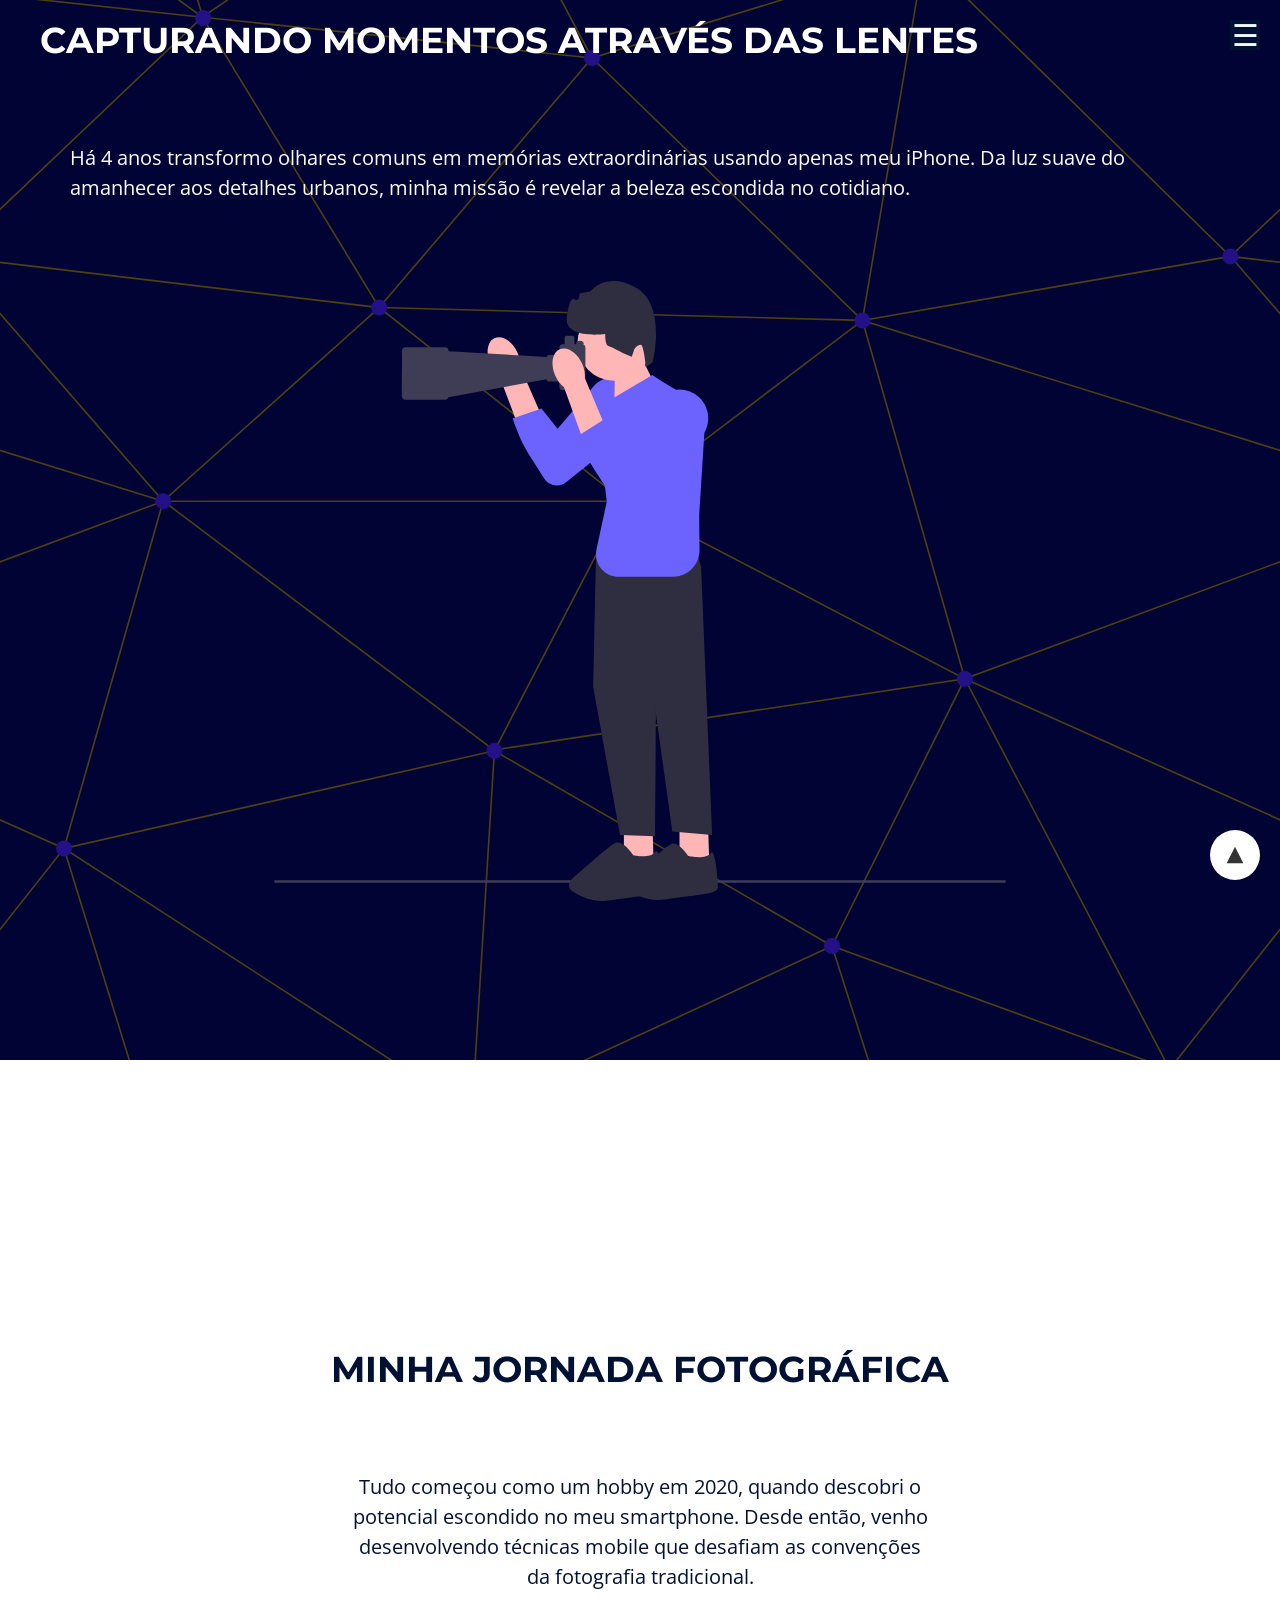
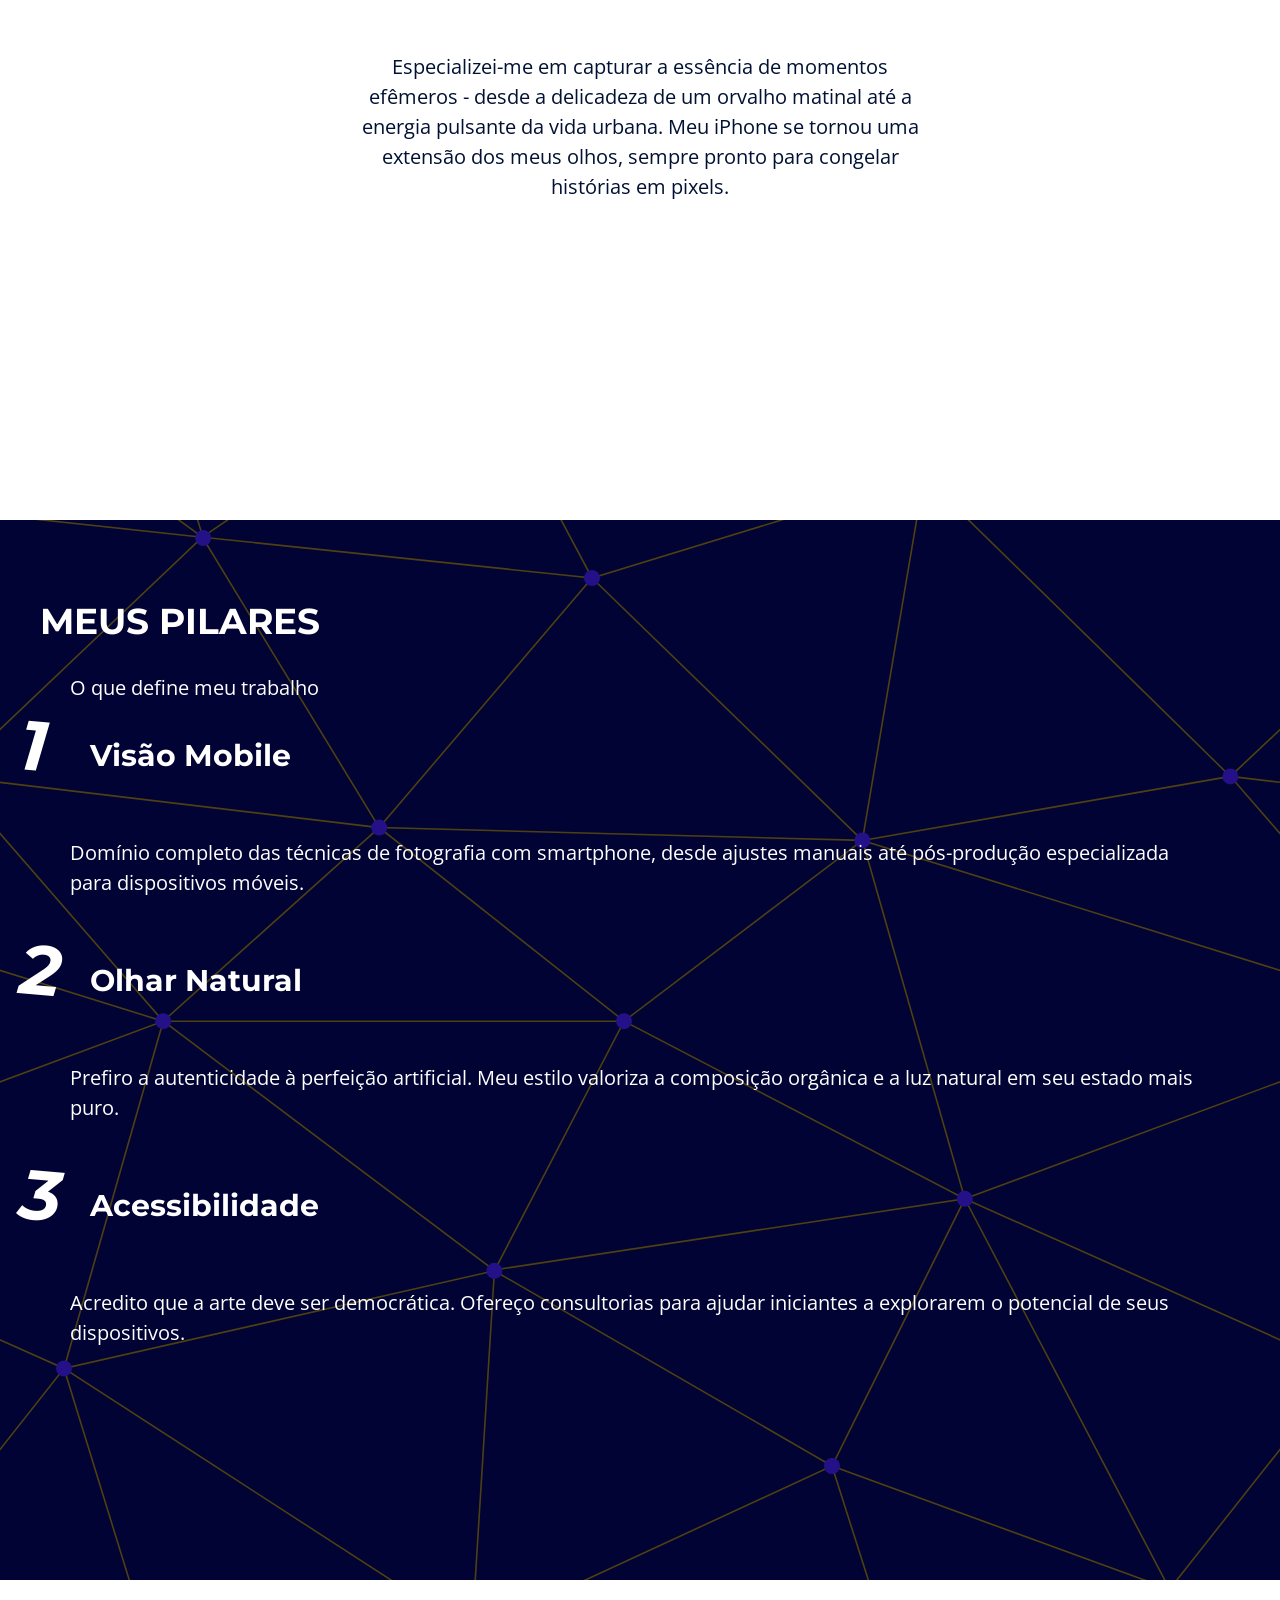
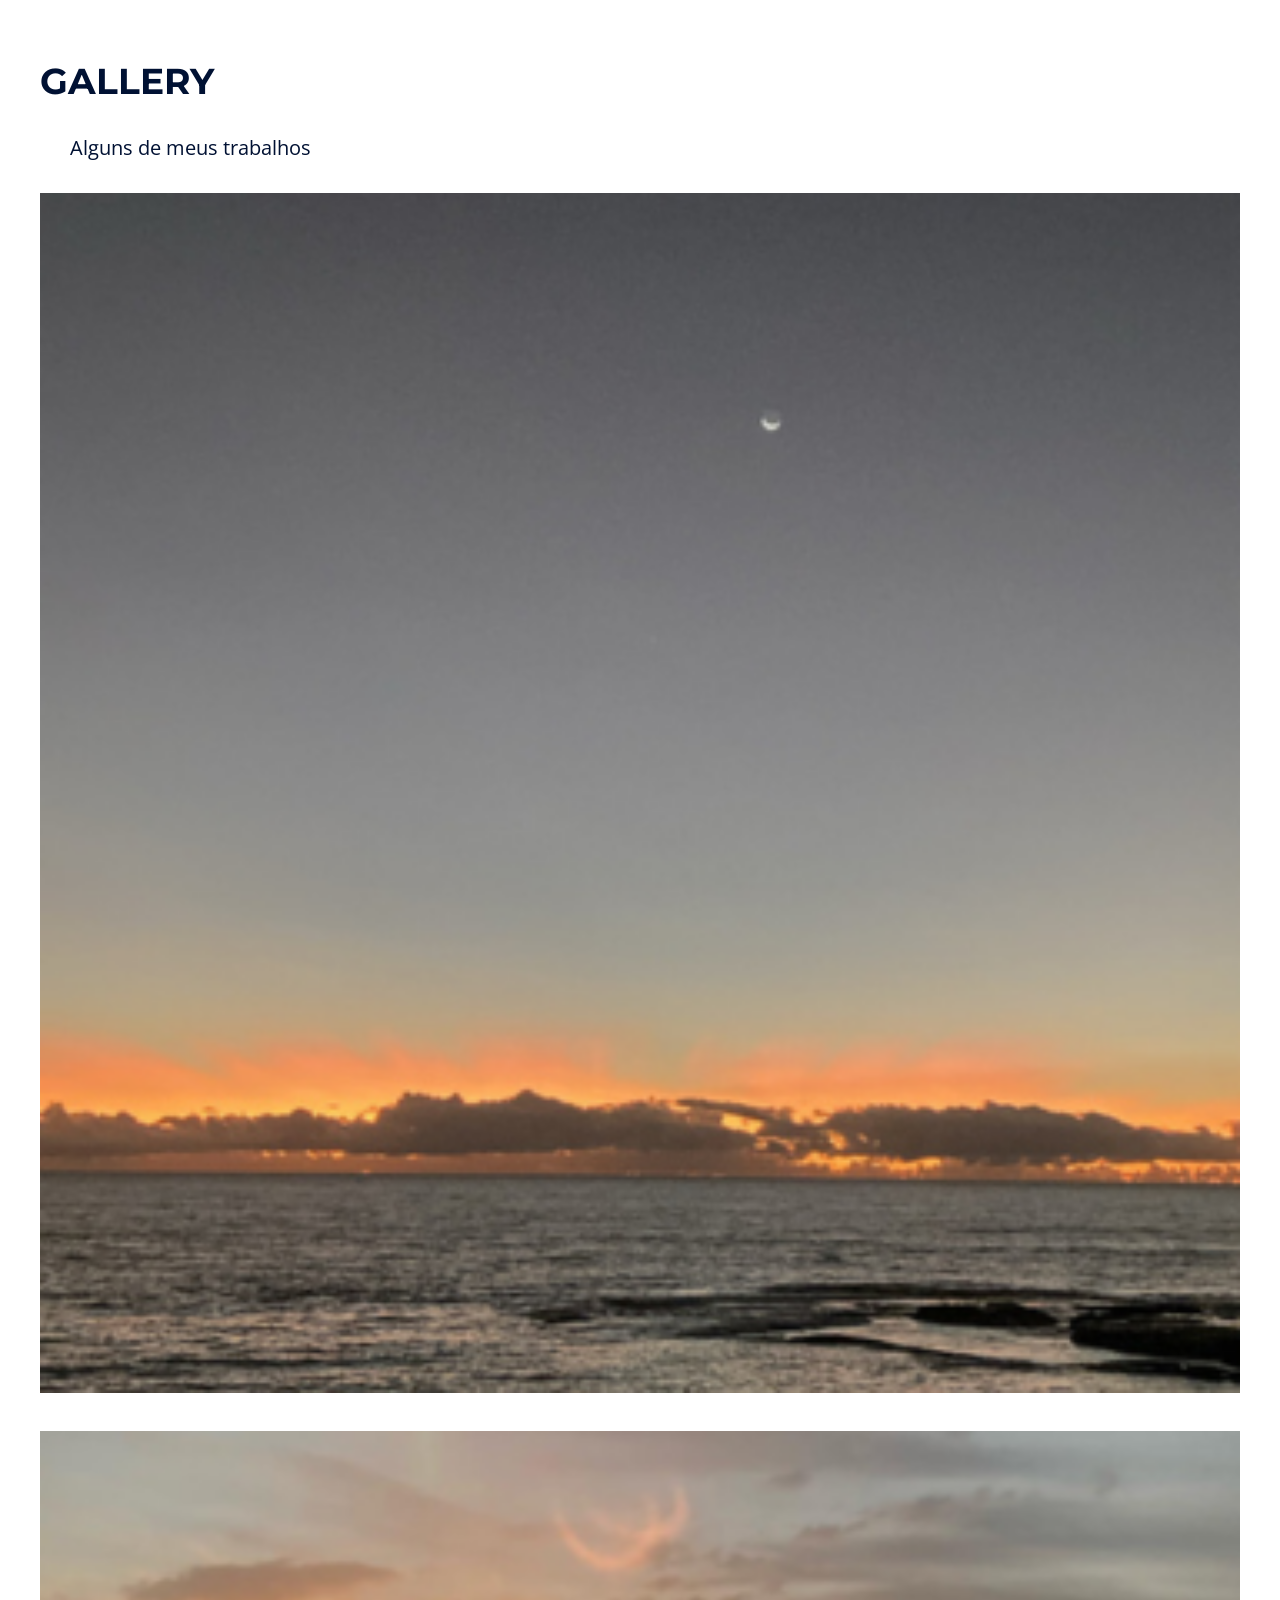
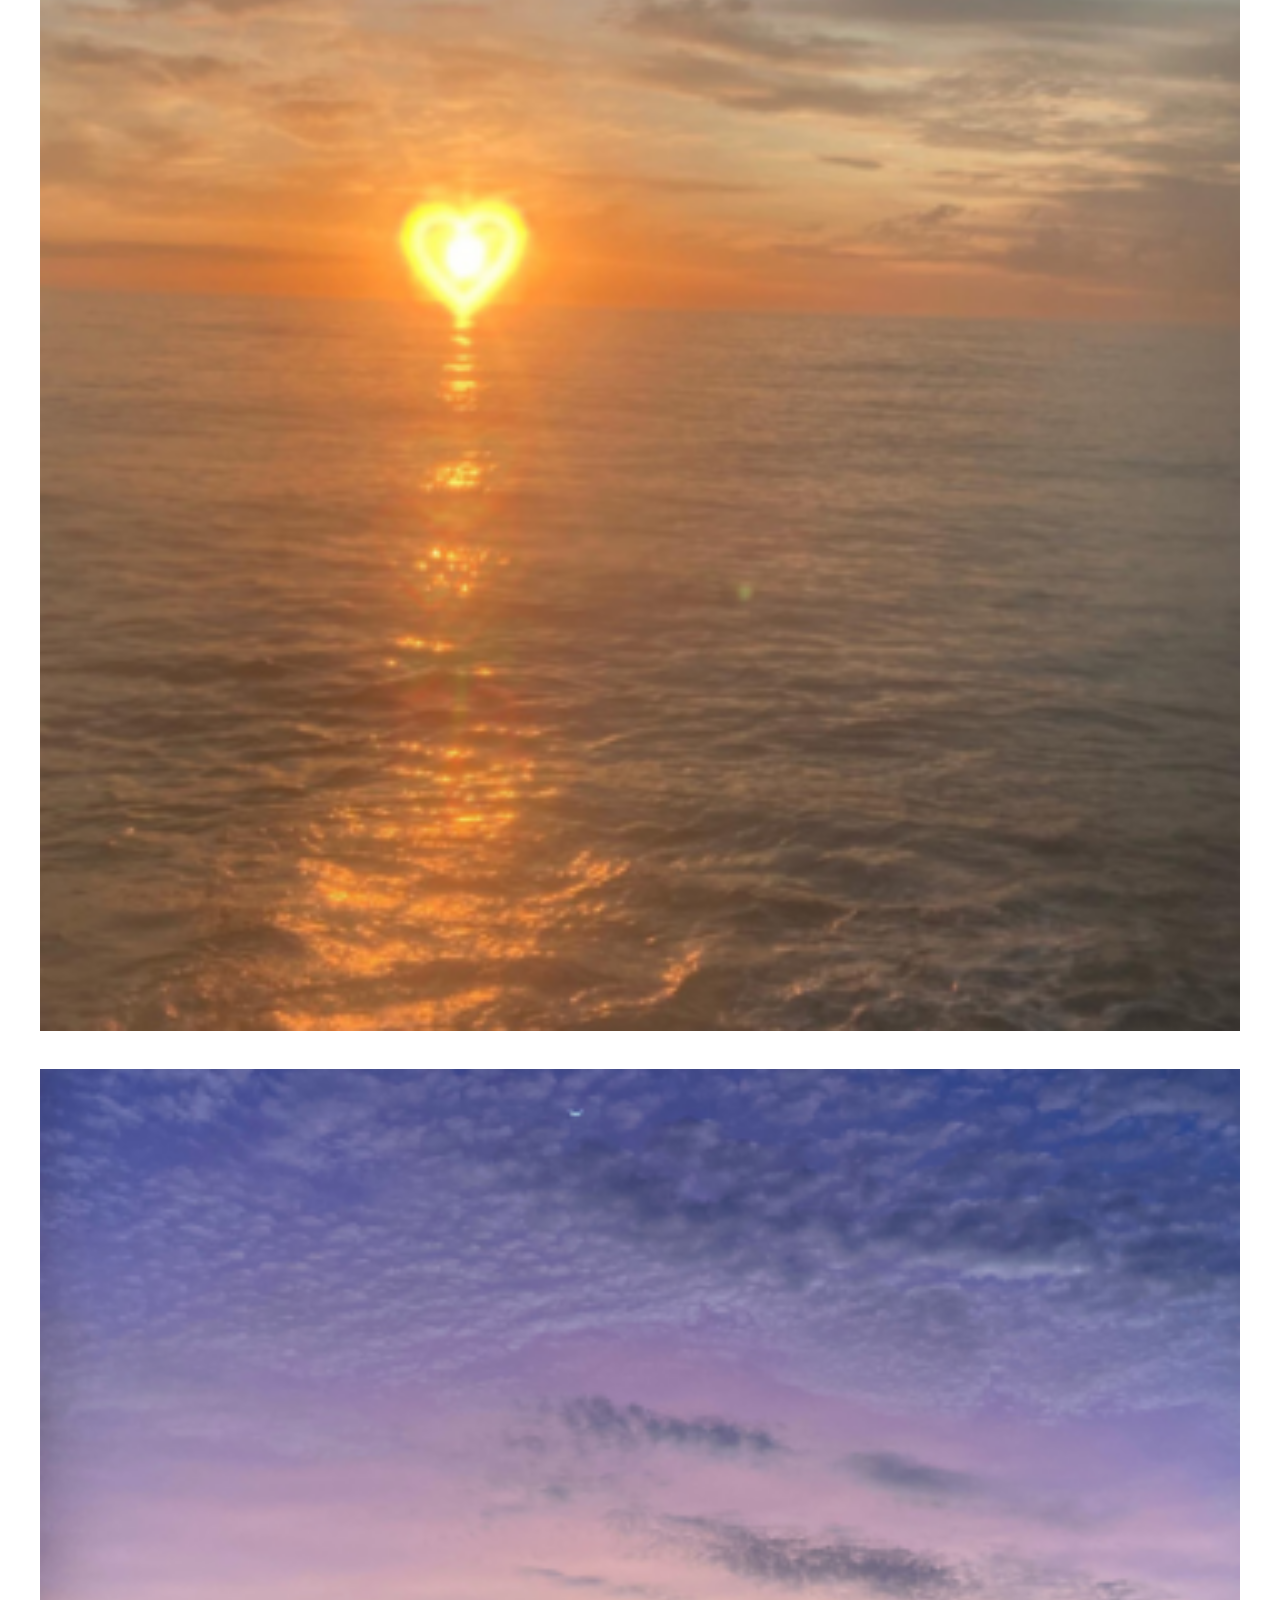
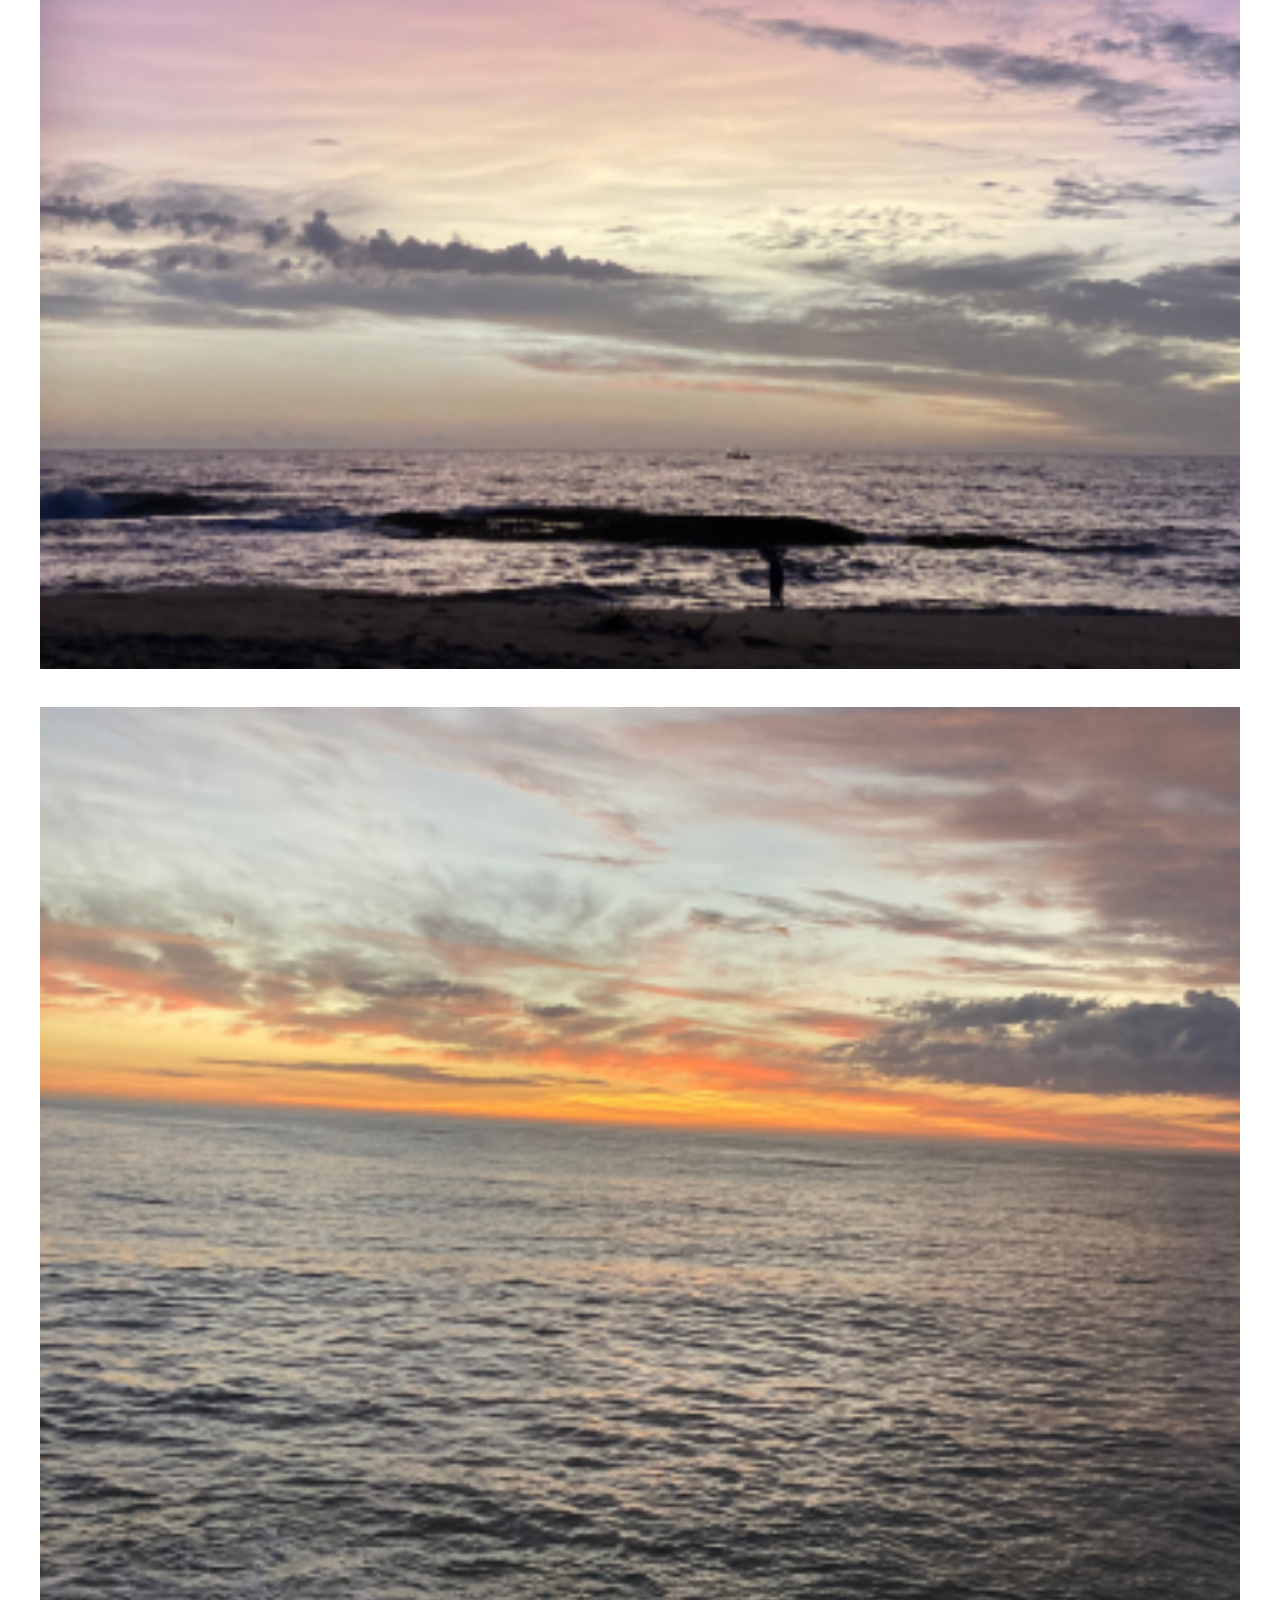
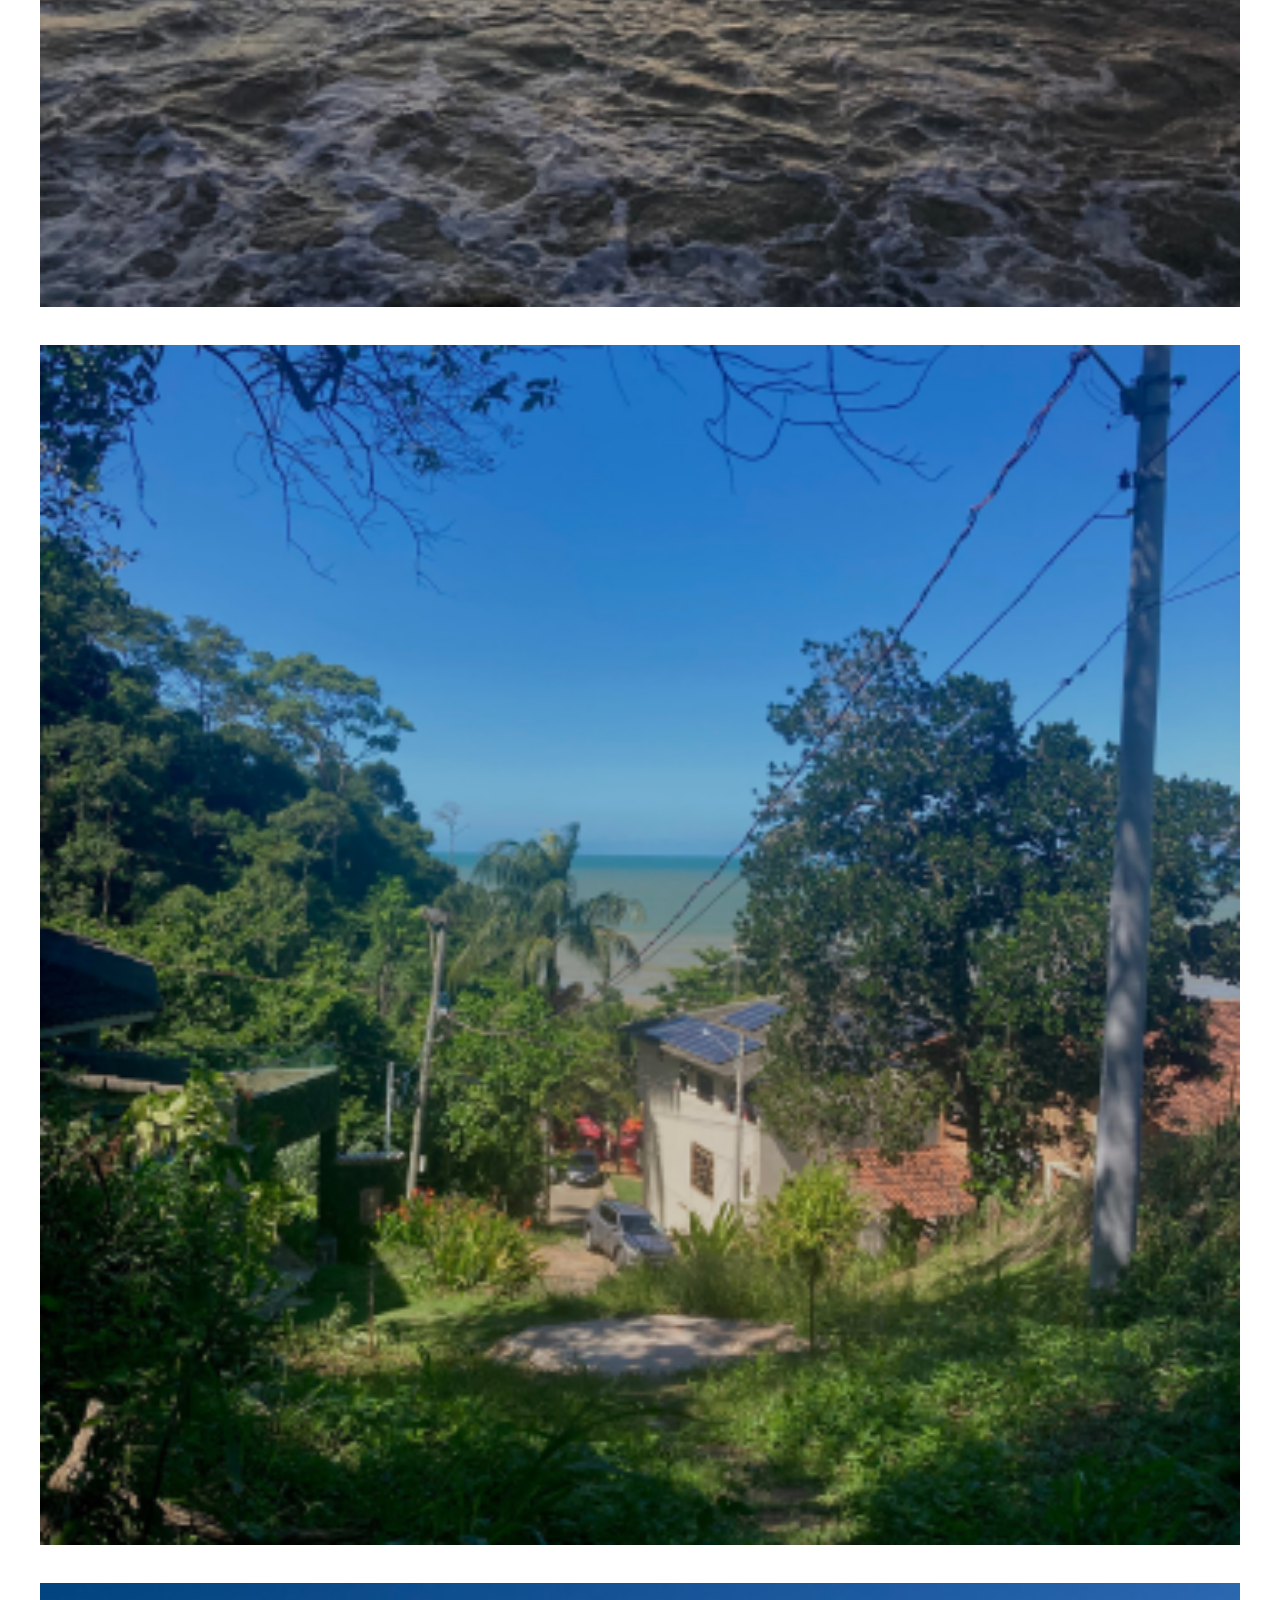
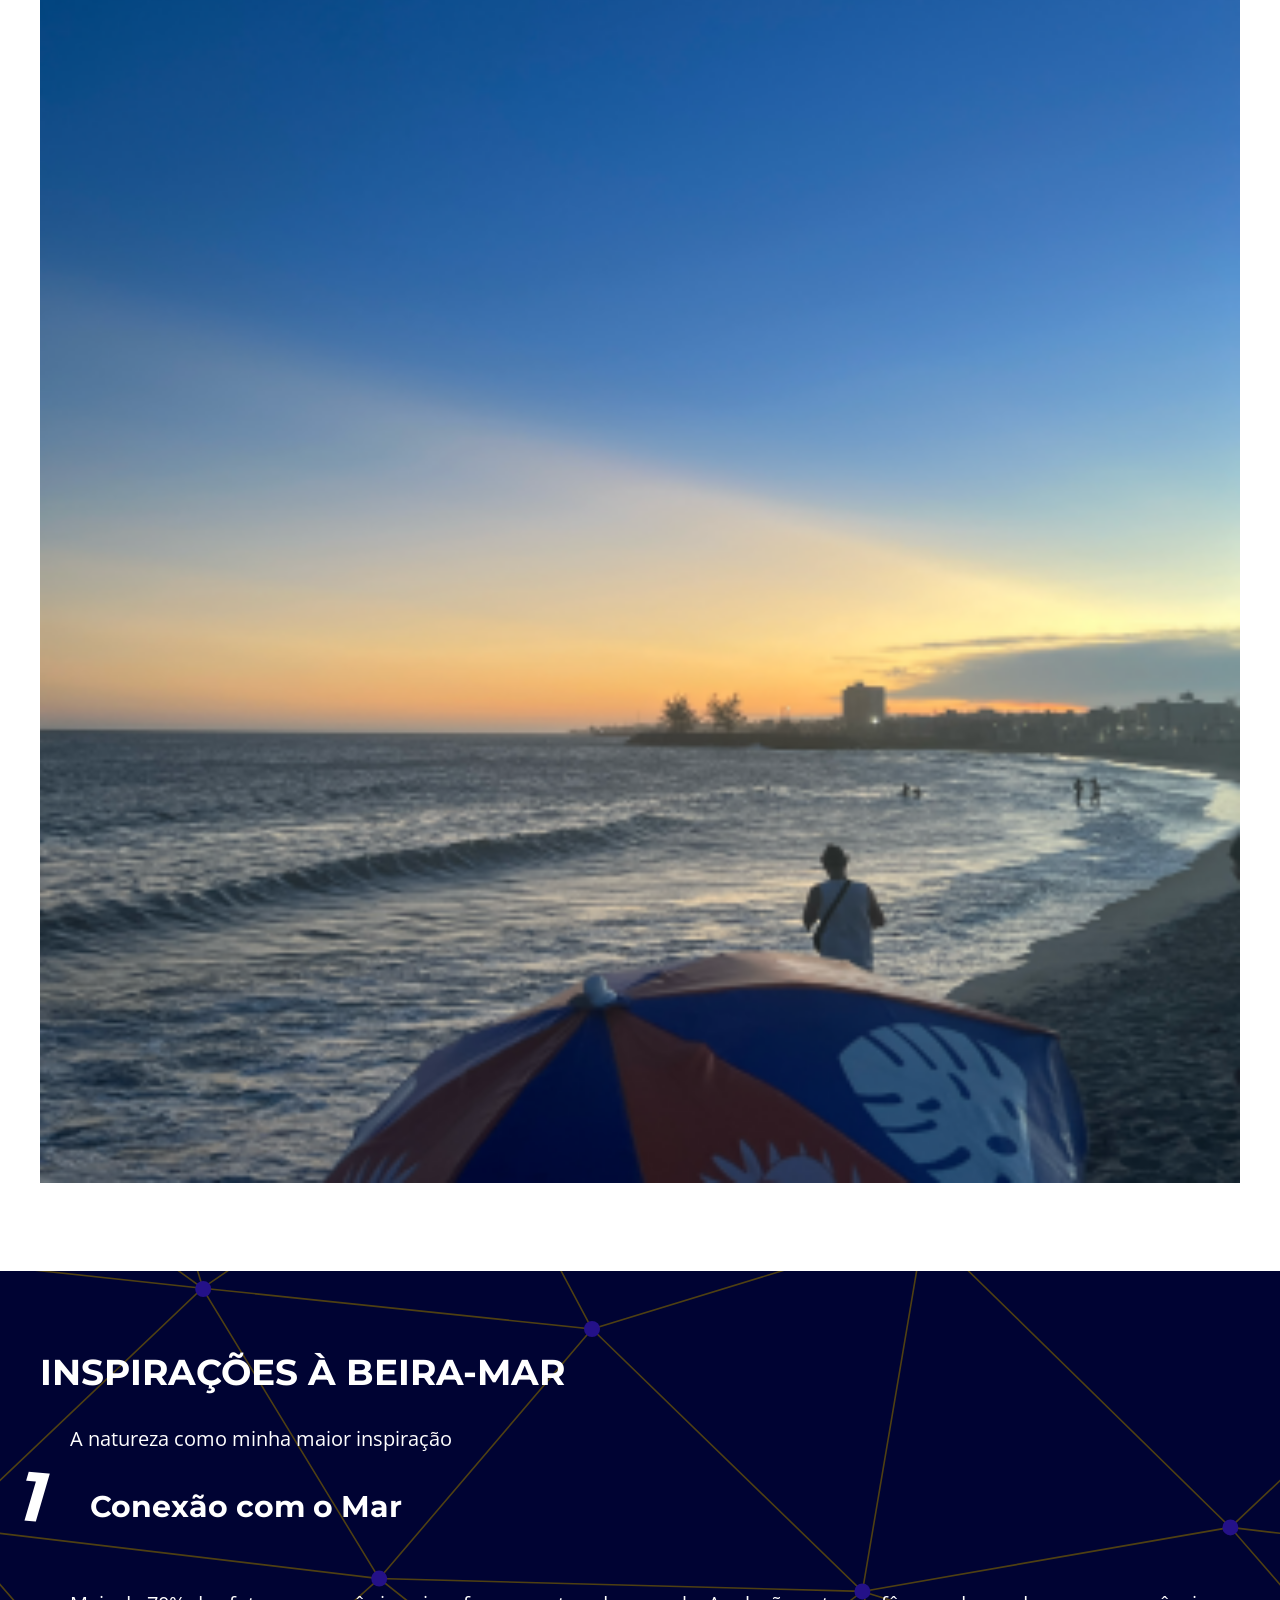
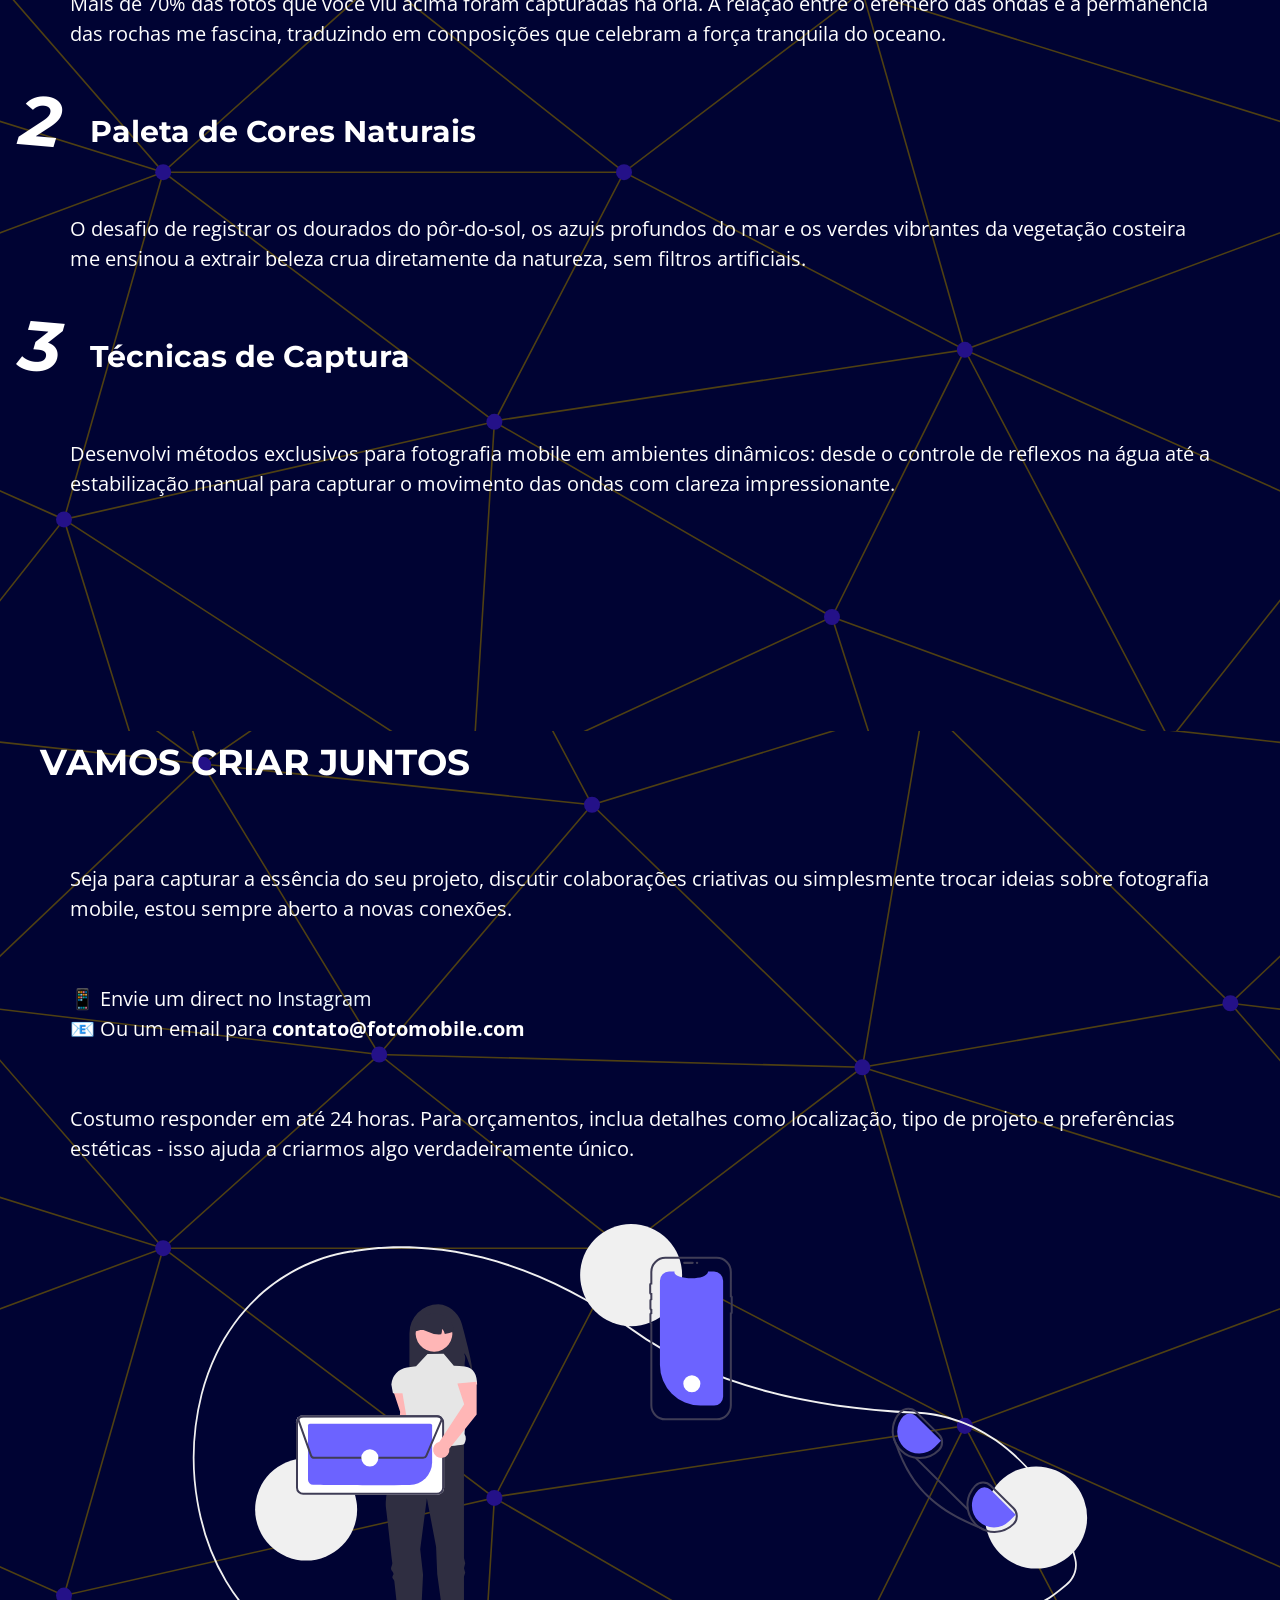
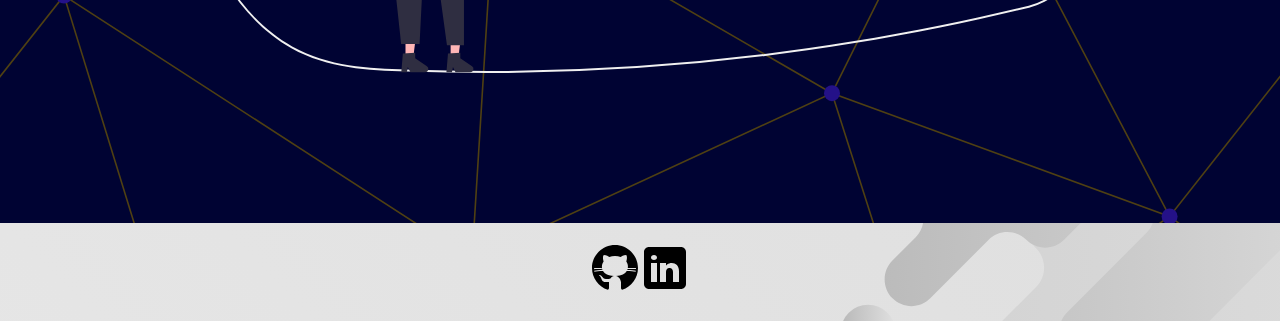
<file: index.html>
<!DOCTYPE html>
<html lang="pt-BR">
<head>
    <meta charset="UTF-8">
    <meta name="viewport" content="width=device-width, initial-scale=1.0">
    <title>Landing Page</title>
        <link rel="preconnect" href="https://fonts.googleapis.com">
        <link rel="preconnect" href="https://fonts.googleapis.com">
        <link rel="preconnect" href="https://fonts.gstatic.com" crossorigin>
        <link href="https://fonts.googleapis.com/css2?family=Montserrat:ital,wght@0,900;1,900&family=Open+Sans:ital,wght@0,300..800;1,300..800&display=swap" rel="stylesheet">
        <link rel="stylesheet" href="/assets/css/var.css">
        <link rel="stylesheet" href="/assets/css/elements.css">

        <link rel="stylesheet" href="/assets/css/classes.css">

        <link rel="stylesheet" href="/assets/css/menu.css">
        <link rel="stylesheet" href="/assets/css/styles.css">
</head>
<body>

    <input id="close-menu" class="close-menu" type="checkbox" aria-label="Close menu" role="button"> 

    <label class="close-menu-label" for="close-menu" title="close menu"></label>
    <aside class="menu white-bg">
        <div class="main-content menu-content">
            <h1 onclick="getElementById('close-menu').checked = false"><a href="#home">HOME</a></h1>
            <nav>
                <ul onclick="getElementById('close-menu').checked = false">
                    <li><a href="#intro">Intro</a></li>
                    <li><a href="#grid-one">Pilares Criativos</a></li>
                    <li><a href="#gallery">Galeria</a></li>
                    <li><a href="#grid-two">Minha Arte</a></li>
                    <li><a href="#contact">Contate-me</a></li>
                </ul>
            </nav>
        </div>
    </aside>

    <div class="menu-spacing"></div>


    <section class="home main-bg section" id="home">
        <div class="main-content intro-content">
            <div class="intro-text-content">
                <h2>Capturando momentos através das lentes</h2>
                <p>Há 4 anos transformo olhares comuns em memórias extraordinárias usando apenas meu iPhone. Da luz suave do amanhecer aos detalhes urbanos, minha missão é revelar a beleza escondida no cotidiano.

                </p>
            </div>
            <div class="intro-img">
                <img src="/assets/img/undraw_landscape-photographer_e84n.svg" alt="Tirando foto"> 
            </div>
        </div>
    </section>
 
    <section class="white-bg section " id="intro">
        <div class="main-content top3-content">
            <h2>Minha Jornada Fotográfica</h2>
            <p>Tudo começou como um hobby em 2020, quando descobri o potencial escondido no meu smartphone. Desde então, venho desenvolvendo técnicas mobile que desafiam as convenções da fotografia tradicional.</p>

            <p>Especializei-me em capturar a essência de momentos efêmeros - desde a delicadeza de um orvalho matinal até a energia pulsante da vida urbana. Meu iPhone se tornou uma extensão dos meus olhos, sempre pronto para congelar histórias em pixels.</p>
        </div>
    </section>

    <section id="grid-one" class="grid-one main-bg section">
        <div class=" main-content grid-one-content">
            <h2 class="grid-main-heading">Meus Pilares</h2>
            <p grid="grid-description">O que define meu trabalho</p>
            <div class="grid">
                <article>
                    <h3>Visão Mobile</h3>
                    <p>Domínio completo das técnicas de fotografia com smartphone, desde ajustes manuais até pós-produção especializada para dispositivos móveis.</p>
                </article>
                <article>
                    <h3>Olhar Natural</h3>
                    <p>Prefiro a autenticidade à perfeição artificial. Meu estilo valoriza a composição orgânica e a luz natural em seu estado mais puro.</p>
                </article>
                <article>
                    <h3>Acessibilidade</h3>
                    <p>Acredito que a arte deve ser democrática. Ofereço consultorias para ajudar iniciantes a explorarem o potencial de seus dispositivos.</p>
                </article>

            </div>
        </div>
    </section>

    <section id="gallery" class="grid-one white-bg section">
        <div class=" main-content grid-one-content">
            <h2 class="grid-main-heading">Gallery</h2>
            <p grid="grid-description">Alguns de meus trabalhos</p>


            <div class="grid ">
                <div class="gallery-img">
                    <img src="/assets/img/Design sem nome (2).png" alt="random">
                </div>
                <div class="gallery-img">
                    <img src="/assets/img/Design sem nome (3).png" alt="random">
                </div >
                <div class="gallery-img">
                    <img src="/assets/img/Design sem nome (4).png" alt="random">
                </div>
                <div class="gallery-img">
                    <img src="/assets/img/Design sem nome (5).png" alt="random">
                </div>
                <div class="gallery-img">
                    <img src="/assets/img/Design sem nome (6).png" alt="random">
                </div>
                <div class="gallery-img">
                    <img src="/assets/img/Design sem nome (7).png" alt="random">
                </div>

            </div>
        </div>
    </section>

    <section id="grid-two" class="grid-one main-bg section">
        <div class=" main-content grid-one-content">
            <h2 class="grid-main-heading">Inspirações à Beira-Mar</h2>
            <p grid="grid-description">A natureza como minha maior inspiração</p>
            <div class="grid">
                <article>
                    <h3>Conexão com o Mar</h3>
                    <p>Mais de 70% das fotos que você viu acima foram capturadas na orla. A relação entre o efêmero das ondas e a permanência das rochas me fascina, traduzindo em composições que celebram a força tranquila do oceano.</p>
                </article>
                <article>
                    <h3>Paleta de Cores Naturais</h3>
                    <p>O desafio de registrar os dourados do pôr-do-sol, os azuis profundos do mar e os verdes vibrantes da vegetação costeira me ensinou a extrair beleza crua diretamente da natureza, sem filtros artificiais.</p>
                </article>
                <article>
                    <h3>Técnicas de Captura</h3>
                    <p>Desenvolvi métodos exclusivos para fotografia mobile em ambientes dinâmicos: desde o controle de reflexos na água até a estabilização manual para capturar o movimento das ondas com clareza impressionante.</p>
                </article>

            </div>
        </div>
    </section>



    <section class="home main-bg section" id="contact">
        <div class="main-content intro-content">
            <div class="intro-text-content">
                <h2>Vamos Criar Juntos</h2>
                <p>Seja para capturar a essência do seu projeto, discutir colaborações criativas ou simplesmente trocar ideias sobre fotografia mobile, estou sempre aberto a novas conexões.</p>
                <p>📱 Envie um direct no <a href="[seu-instagram]" target="_blank">Instagram</a><br>
                📧 Ou um email para <strong>contato@fotomobile.com</strong></p>
                <p>Costumo responder em até 24 horas. Para orçamentos, inclua detalhes como localização, tipo de projeto e preferências estéticas - isso ajuda a criarmos algo verdadeiramente único.</p>
            </div>
            <div class="intro-img">
                <img src="/assets/img/undraw_contact-us_kcoa.svg" alt="contact us"> 
            </div>
        </div>
    </section>

    <section class="footer">
        <footer>
            <div>
                <a href="https://github.com/jotabrand1" target="_blank"><img src="/assets/img/icons8-github.svg"></a>
            </div>


            <div>
                <a href="https://www.linkedin.com/in/jo%C3%A3o-paulo-brand%C3%A3o-3294902ab/" target="_blank"><img src="/assets/img/icons8-linkedin.svg"></a>
            </div>


        </footer>
    </section>

    <a class="back-to-top" href="#home"><svg width="20" height="20" viewBox="0 0 24 24">
        <path d="M12 2 L2 22 L22 22 Z" fill="#333" />
    </svg></a>

</body>
</html>
</file>
<file: assets/css/var.css>
:root{
    --primary-color:#001133;
    --white: #FFFFFF;
    --light-gray-color: #EEEEEE;
    --secondary-color: rgba(9, 1, 82, 0.742);
    --gap: 3rem;
}
</file>
<file: assets/css/elements.css>
*{
    margin: 0;
    padding: 0;
}

html{
    font-size: 62.5%;
    scroll-behavior: smooth;
}

body{
    font-family: 'Open Sans', sans-serif;
    font-size: 2rem;
    color: var(--primary-color);
    line-height: 1.5;
}

h1, h2, h3, h4, h5, h6 {
    font-family: 'Montserrat', sans-serif;
}

h1{
    font-size: 6rem;
    text-transform: uppercase;
}

h2{
    font-size: 6rem;
    margin-bottom: 5rem;
    text-transform: uppercase;
    line-height: 1.2;
}

h3{
    font-size: 5rem;
}

h4{
    font-size: 4.5rem;
}

h5{
    font-size: 4rem;
}

h6{
    font-size: 3.5rem;
}

a{
    text-decoration: none;
}

p{
    margin: 3rem;
}
</file>
<file: assets/css/classes.css>
.main-bg{
    background-image: url(/assets/img/main-bg.svg);
    background-size: cover;
    background-position: center center;
    color: var(--white);

}

.main-content{
    max-width: 120rem;
    margin: 0 auto;
    padding: 8rem var(--gap);
}

.white-bg{
    background: var(--white);
    color: #001133;
}

.section{
    min-height: 100vh;
}
.menu-spacing{
    height: 65px;
}
</file>
<file: assets/css/menu.css>
.menu{
    position: fixed;
    top: 0;
    left: 0;
    right: 0;
    width: 100%;
    z-index: 1;
    border-bottom: 0.1rem solid var(--light-gray-color);
}

.menu-content{
    display: flex;
    justify-content: space-between;
    align-items: center;
    padding-top: 0;
    padding-bottom: 0;
}


.menu ul{
    list-style: none;
    display: flex;
}

.menu ul li a{
    display: block;
    padding: 2rem;
    font-size: 1.8rem;
    color: var(--primary-color);
    position: relative;
}

.menu h1{
    font-size: 2.3rem;
    color: var(--primary-color);
}

.menu h1 a{
    color: inherit;
}

.menu ul li a::after{
    content: '';
    position: absolute;
    bottom: 1rem;
    left: 50%;
    width: 0;
    height: 0.2rem;
    background: var(--secondary-color);
    transition: all 300ms ease-in-out;
}
.menu ul li a:hover::after{
    width: 50%;
    left: 25%;
}
</file>
<file: assets/css/styles.css>
.intro-content{
    position: relative;
    top: -7rem;
    display: grid;
    grid-template-columns: 1fr 1fr;
    gap: var(--gap);
    min-height: 100vh;
}

.intro-text-content, .intro-img{
    display: flex;
    flex-flow: column wrap;
    justify-content: center;
}


.intro-img img,
.intro-img svg{
    max-width: 100%;
    height: auto;
}

.top3-content{
    max-width: 64rem;
    display: flex;
    flex-flow: column wrap;
    justify-content: center;
    min-height: 100vh;
    text-align: center;
}

.grid-one-content{
    display: flex;
    flex-direction: column;
    flex-wrap: nowrap;    
    justify-content: center;
    min-height: 100vh;

}

.grid-main-heading{
    margin-bottom: 1rem;
}

.grid-description{
    padding-bottom: 3rem;
}

.grid{
    display: grid;
    grid-template-columns: repeat(3, 1fr);
    gap: var(--gap);
    counter-reset: grid-counter;
}

.grid h3{
    font-size: 3rem;
    position: relative;
    padding-left: 5rem;
    padding-bottom: 3rem;
}

.grid h3::before{
    counter-increment: grid-counter ;
    content: counter(grid-counter);
    position: absolute;
    font-size: 7rem;
    font-style: italic;
    top: -4rem;
    left: -2rem;
    transform: rotate(5deg);
}

.gallery-img{
    width: 100%;
    max-width: 36rem;
    max-height: 36rem;
    overflow: hidden;
}

.gallery-img img{
    transition: all 300ms ease-in-out;
}

.gallery-img img:hover{
    transform: translate(-3%, 3%) scale(1.2) rotate(5deg);
}

.form{
    flex-direction: column;
    flex-flow: column wrap;
}

#contact a{
    color: aliceblue;
    transition: all 300ms ease-in-out;

}
#contact a:hover{
    text-decoration: underline;
}

footer{
    background-image: url(/assets/img/14547785_rm222-mind-26.svg);
    background-size: cover;
    text-align: center;
    margin: 0;
    display: flex;
    justify-content: center;
    color: aliceblue;
    padding: 2rem;
}

.close-menu{
display: none;}

.back-to-top{
    position: fixed;
    bottom: 2rem;
    right: 2rem;
    background: white;
    width: 5rem;
    height: 5rem;
    display: flex;
    justify-content: center;
    align-items: center;
    border-radius: 50%;
    color: black;
}


@media (max-width: 80rem){
    .intro-content, .grid{
        grid-template-columns: 1fr;
    }

    .gallery-img{
        width: 100%;
        max-width: 100%;
        max-height: 100%;
    }

    .gallery-img img{
        width: 100%;
    }

    .grid-one-content{
        display: block;
    }

    .menu{
    bottom: 0;
    text-align: center;
    min-height: 100%;
    }

    .menu-content, .menu-content ul{
        flex-direction: column;
        justify-content: center;

    }

    .menu-content{
        height: 100vh;

    }

    .menu{
        display: none;
    }


    .close-menu-label::after{
        content: ' ☰';
        position: fixed;
        z-index: 2;
        top: 2rem;
        right: 2rem;
        background: var(--primary-color);
        color: aliceblue;
        font-size: 3rem;
        line-height: 3rem;
        width: 3rem;
        height: 3rem;
        text-align: center;
        cursor: pointer;
    }
    .close-menu:checked~.menu{
        display: block;
    }

    .close-menu:checked~.close-menu-label::after{
        display: block;
        content: '×';
    }

    .menu-spacing{
        display: none;
    }
    
    h1 {
        font-size: 4rem;
      }
    
      h2 {
        font-size: 3.6rem;
      }
    
      h3 {
        font-size: 3.4rem;
      }
    
      h4 {
        font-size: 3.2rem;
      }
    
      h5 {
        font-size: 3rem;
      }
    
      h6 {
        font-size: 2.7rem;
      }


}
</file>
